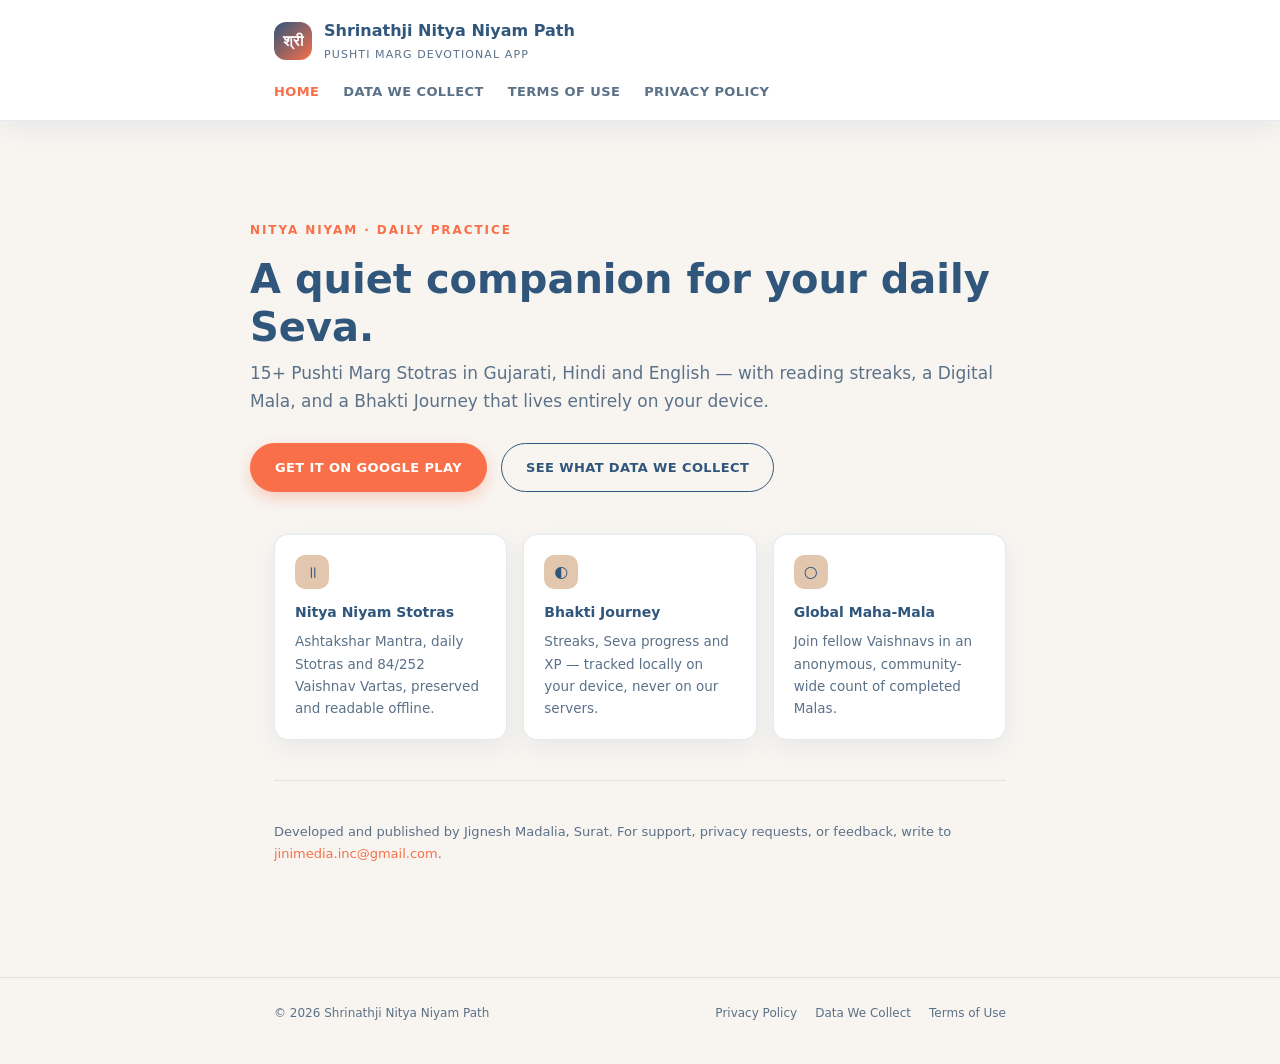
<file: index.html>
<!DOCTYPE html>
<html lang="en">
<head>
<meta charset="UTF-8">
<meta name="viewport" content="width=device-width, initial-scale=1.0">
<title>Shrinathji Nitya Niyam Path</title>
<meta name="description" content="A daily Pushti Marg devotional companion — Nitya Niyam Stotras in Gujarati, Hindi and English, with a personal Bhakti Journey.">
<link rel="stylesheet" href="style.css">
</head>
<body>

<header class="site">
  <div class="wrap">
    <div class="brand">
      <span class="mark">श्री</span>
      <span class="brand-name">Shrinathji Nitya Niyam Path
        <span class="sub">Pushti Marg Devotional App</span>
      </span>
    </div>
    <nav class="site-nav">
      <a href="index.html" class="current">Home</a>
      <a href="data-we-collect.html">Data We Collect</a>
      <a href="terms-of-use.html">Terms of Use</a>
      <a href="privacy-policy.html">Privacy Policy</a>
    </nav>
  </div>
</header>

<main>
  <div class="wrap hero">
    <p class="eyebrow">Nitya Niyam · Daily Practice</p>
    <h1>A quiet companion for your daily Seva.</h1>
    <p class="lede">15+ Pushti Marg Stotras in Gujarati, Hindi and English — with reading streaks, a Digital Mala, and a Bhakti Journey that lives entirely on your device.</p>
    <div class="cta-row">
      <a class="btn filled" href="#">Get it on Google Play</a>
      <a class="btn" href="data-we-collect.html">See what data we collect</a>
    </div>
  </div>

  <div class="wrap">
    <div class="pillars">
      <div class="pillar">
        <span class="glyph">॥</span>
        <h3>Nitya Niyam Stotras</h3>
        <p>Ashtakshar Mantra, daily Stotras and 84/252 Vaishnav Vartas, preserved and readable offline.</p>
      </div>
      <div class="pillar">
        <span class="glyph">◐</span>
        <h3>Bhakti Journey</h3>
        <p>Streaks, Seva progress and XP — tracked locally on your device, never on our servers.</p>
      </div>
      <div class="pillar">
        <span class="glyph">○</span>
        <h3>Global Maha-Mala</h3>
        <p>Join fellow Vaishnavs in an anonymous, community-wide count of completed Malas.</p>
      </div>
    </div>

    <hr class="divider">

    <p class="contact-line">Developed and published by Jignesh Madalia, Surat. For support, privacy requests, or feedback, write to <a href="mailto:jinimedia.inc@gmail.com">jinimedia.inc@gmail.com</a>.</p>
  </div>
</main>

<footer class="site">
  <div class="wrap">
    <span>© 2026 Shrinathji Nitya Niyam Path</span>
    <nav>
      <a href="privacy-policy.html">Privacy Policy</a>
      <a href="data-we-collect.html">Data We Collect</a>
      <a href="terms-of-use.html">Terms of Use</a>
    </nav>
  </div>
</footer>

</body>
</html>
</file>
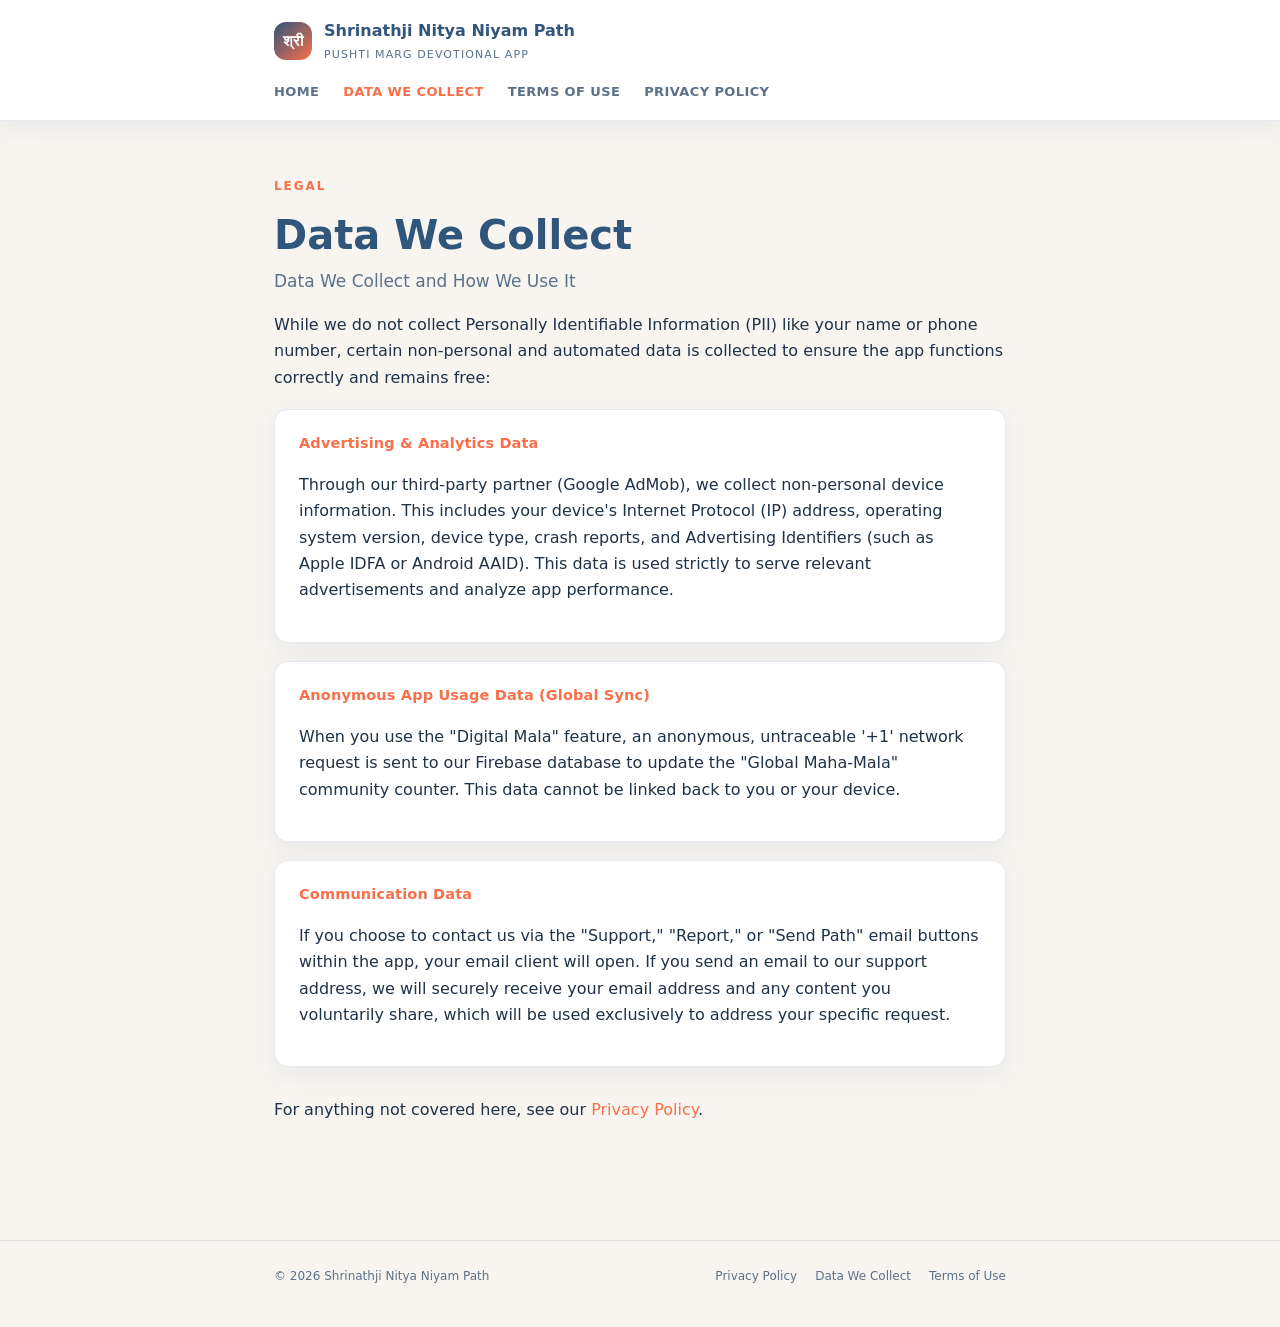
<file: data-we-collect.html>
<!DOCTYPE html>
<html lang="en">
<head>
<meta charset="UTF-8">
<meta name="viewport" content="width=device-width, initial-scale=1.0">
<title>Data We Collect — Shrinathji Nitya Niyam Path</title>
<meta name="description" content="A plain breakdown of the data collected by the Shrinathji Nitya Niyam Path app.">
<link rel="stylesheet" href="style.css">
</head>
<body>

<header class="site">
  <div class="wrap">
    <div class="brand">
      <span class="mark">श्री</span>
      <span class="brand-name">Shrinathji Nitya Niyam Path
        <span class="sub">Pushti Marg Devotional App</span>
      </span>
    </div>
    <nav class="site-nav">
      <a href="index.html">Home</a>
      <a href="data-we-collect.html" class="current">Data We Collect</a>
      <a href="terms-of-use.html">Terms of Use</a>
      <a href="privacy-policy.html">Privacy Policy</a>
    </nav>
  </div>
</header>

<main>
  <div class="wrap">
    <p class="eyebrow">Legal</p>
    <h1>Data We Collect</h1>
    <p class="lede">Data We Collect and How We Use It</p>

    <p>While we do not collect Personally Identifiable Information (PII) like your name or phone number, certain non-personal and automated data is collected to ensure the app functions correctly and remains free:</p>

    <div class="card">
      <h3>Advertising &amp; Analytics Data</h3>
      <p>Through our third-party partner (Google AdMob), we collect non-personal device information. This includes your device's Internet Protocol (IP) address, operating system version, device type, crash reports, and Advertising Identifiers (such as Apple IDFA or Android AAID). This data is used strictly to serve relevant advertisements and analyze app performance.</p>
    </div>

    <div class="card">
      <h3>Anonymous App Usage Data (Global Sync)</h3>
      <p>When you use the "Digital Mala" feature, an anonymous, untraceable '+1' network request is sent to our Firebase database to update the "Global Maha-Mala" community counter. This data cannot be linked back to you or your device.</p>
    </div>

    <div class="card">
      <h3>Communication Data</h3>
      <p>If you choose to contact us via the "Support," "Report," or "Send Path" email buttons within the app, your email client will open. If you send an email to our support address, we will securely receive your email address and any content you voluntarily share, which will be used exclusively to address your specific request.</p>
    </div>

    <p style="margin-top:30px;">For anything not covered here, see our <a href="privacy-policy.html">Privacy Policy</a>.</p>
  </div>
</main>

<footer class="site">
  <div class="wrap">
    <span>© 2026 Shrinathji Nitya Niyam Path</span>
    <nav>
      <a href="privacy-policy.html">Privacy Policy</a>
      <a href="data-we-collect.html">Data We Collect</a>
      <a href="terms-of-use.html">Terms of Use</a>
    </nav>
  </div>
</footer>

</body>
</html>
</file>
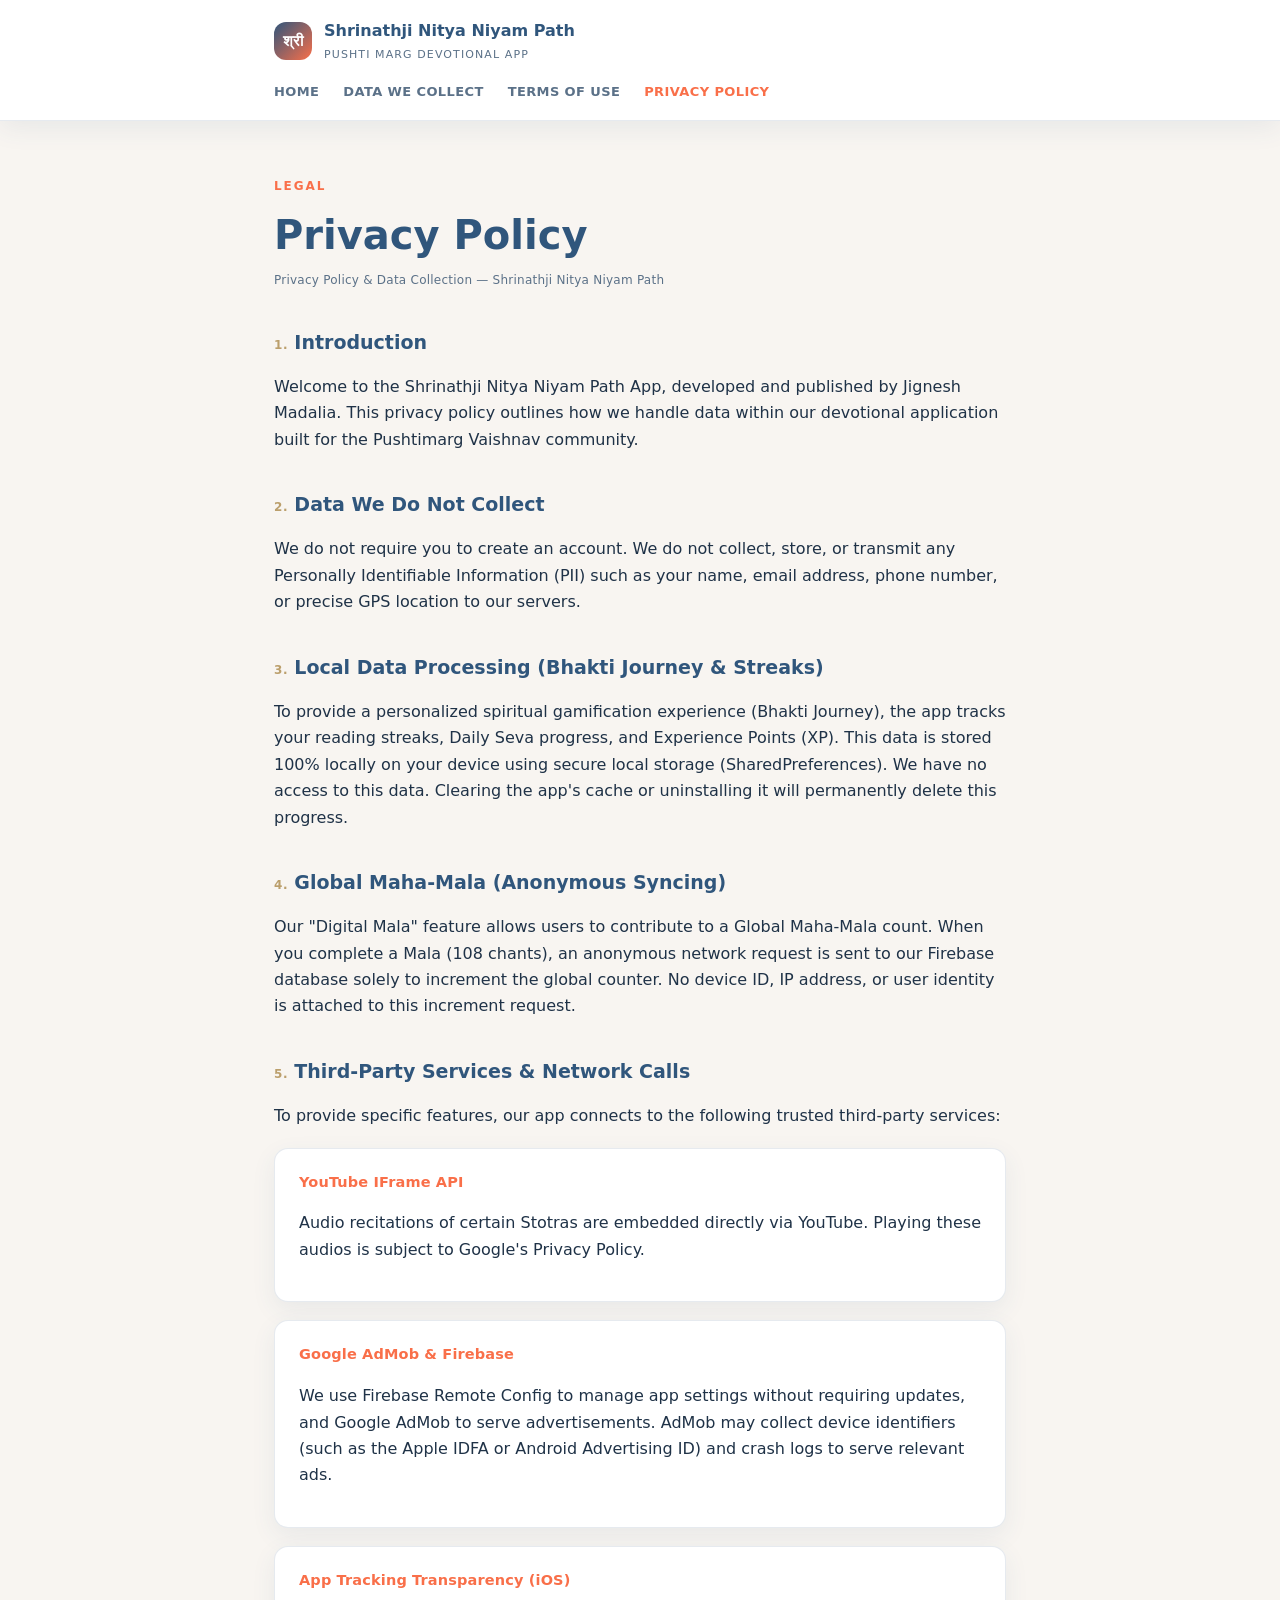
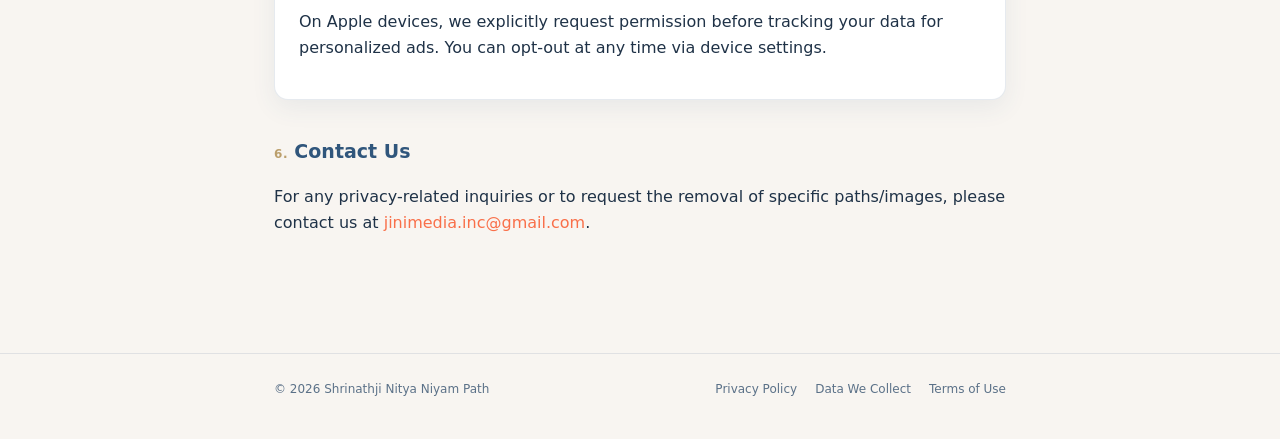
<file: privacy-policy.html>
<!DOCTYPE html>
<html lang="en">
<head>
<meta charset="UTF-8">
<meta name="viewport" content="width=device-width, initial-scale=1.0">
<title>Privacy Policy — Shrinathji Nitya Niyam Path</title>
<meta name="description" content="Privacy Policy for the Shrinathji Nitya Niyam Path app.">
<link rel="stylesheet" href="style.css">
</head>
<body>

<header class="site">
  <div class="wrap">
    <div class="brand">
      <span class="mark">श्री</span>
      <span class="brand-name">Shrinathji Nitya Niyam Path
        <span class="sub">Pushti Marg Devotional App</span>
      </span>
    </div>
    <nav class="site-nav">
      <a href="index.html">Home</a>
      <a href="data-we-collect.html">Data We Collect</a>
      <a href="terms-of-use.html">Terms of Use</a>
      <a href="privacy-policy.html" class="current">Privacy Policy</a>
    </nav>
  </div>
</header>

<main>
  <div class="wrap">
    <p class="eyebrow">Legal</p>
    <h1>Privacy Policy</h1>
    <p class="updated">Privacy Policy &amp; Data Collection — Shrinathji Nitya Niyam Path</p>

    <h2><span class="section-num">1.</span>Introduction</h2>
    <p>Welcome to the Shrinathji Nitya Niyam Path App, developed and published by Jignesh Madalia. This privacy policy outlines how we handle data within our devotional application built for the Pushtimarg Vaishnav community.</p>

    <h2><span class="section-num">2.</span>Data We Do Not Collect</h2>
    <p>We do not require you to create an account. We do not collect, store, or transmit any Personally Identifiable Information (PII) such as your name, email address, phone number, or precise GPS location to our servers.</p>

    <h2><span class="section-num">3.</span>Local Data Processing (Bhakti Journey &amp; Streaks)</h2>
    <p>To provide a personalized spiritual gamification experience (Bhakti Journey), the app tracks your reading streaks, Daily Seva progress, and Experience Points (XP). This data is stored 100% locally on your device using secure local storage (SharedPreferences). We have no access to this data. Clearing the app's cache or uninstalling it will permanently delete this progress.</p>

    <h2><span class="section-num">4.</span>Global Maha-Mala (Anonymous Syncing)</h2>
    <p>Our "Digital Mala" feature allows users to contribute to a Global Maha-Mala count. When you complete a Mala (108 chants), an anonymous network request is sent to our Firebase database solely to increment the global counter. No device ID, IP address, or user identity is attached to this increment request.</p>

    <h2><span class="section-num">5.</span>Third-Party Services &amp; Network Calls</h2>
    <p>To provide specific features, our app connects to the following trusted third-party services:</p>
    <div class="card">
      <h3>YouTube IFrame API</h3>
      <p>Audio recitations of certain Stotras are embedded directly via YouTube. Playing these audios is subject to Google's Privacy Policy.</p>
    </div>
    <div class="card">
      <h3>Google AdMob &amp; Firebase</h3>
      <p>We use Firebase Remote Config to manage app settings without requiring updates, and Google AdMob to serve advertisements. AdMob may collect device identifiers (such as the Apple IDFA or Android Advertising ID) and crash logs to serve relevant ads.</p>
    </div>
    <div class="card">
      <h3>App Tracking Transparency (iOS)</h3>
      <p>On Apple devices, we explicitly request permission before tracking your data for personalized ads. You can opt-out at any time via device settings.</p>
    </div>

    <h2><span class="section-num">6.</span>Contact Us</h2>
    <p>For any privacy-related inquiries or to request the removal of specific paths/images, please contact us at <a href="mailto:jinimedia.inc@gmail.com">jinimedia.inc@gmail.com</a>.</p>
  </div>
</main>

<footer class="site">
  <div class="wrap">
    <span>© 2026 Shrinathji Nitya Niyam Path</span>
    <nav>
      <a href="privacy-policy.html">Privacy Policy</a>
      <a href="data-we-collect.html">Data We Collect</a>
      <a href="terms-of-use.html">Terms of Use</a>
    </nav>
  </div>
</footer>

</body>
</html>
</file>
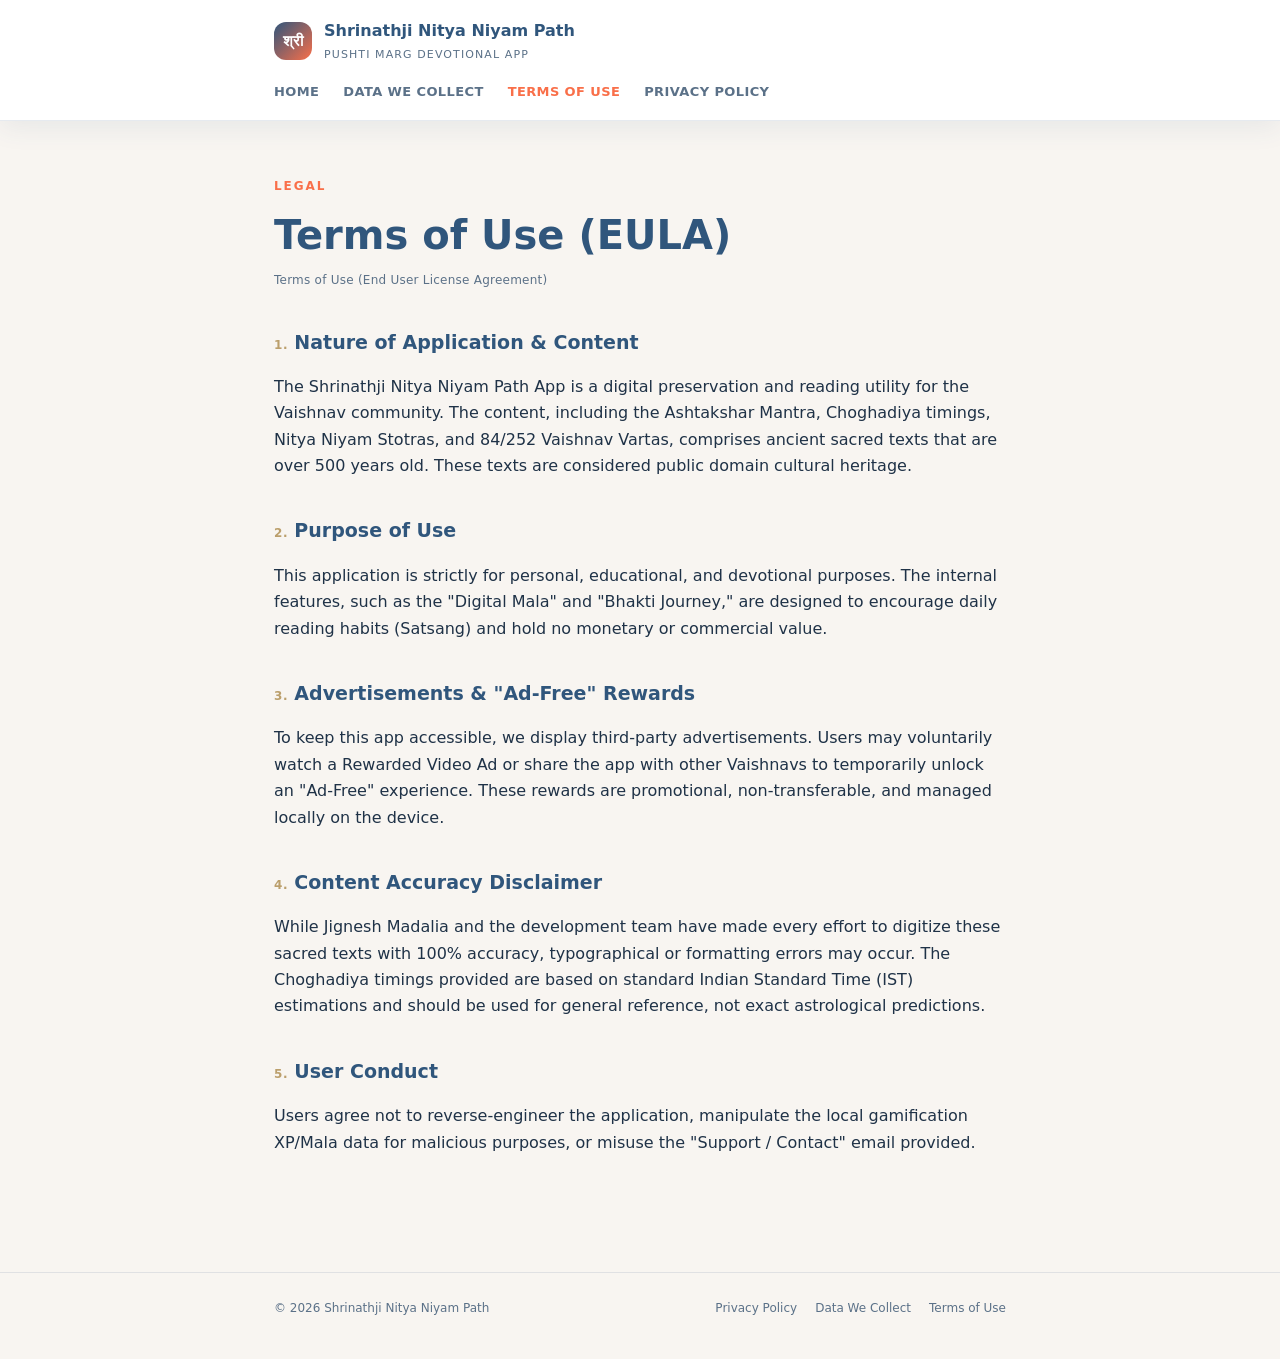
<file: terms-of-use.html>
<!DOCTYPE html>
<html lang="en">
<head>
<meta charset="UTF-8">
<meta name="viewport" content="width=device-width, initial-scale=1.0">
<title>Terms of Use — Shrinathji Nitya Niyam Path</title>
<meta name="description" content="Terms of Use (End User License Agreement) for the Shrinathji Nitya Niyam Path app.">
<link rel="stylesheet" href="style.css">
</head>
<body>

<header class="site">
  <div class="wrap">
    <div class="brand">
      <span class="mark">श्री</span>
      <span class="brand-name">Shrinathji Nitya Niyam Path
        <span class="sub">Pushti Marg Devotional App</span>
      </span>
    </div>
    <nav class="site-nav">
      <a href="index.html">Home</a>
      <a href="data-we-collect.html">Data We Collect</a>
      <a href="terms-of-use.html" class="current">Terms of Use</a>
      <a href="privacy-policy.html">Privacy Policy</a>
    </nav>
  </div>
</header>

<main>
  <div class="wrap">
    <p class="eyebrow">Legal</p>
    <h1>Terms of Use (EULA)</h1>
    <p class="updated">Terms of Use (End User License Agreement)</p>

    <h2><span class="section-num">1.</span>Nature of Application &amp; Content</h2>
    <p>The Shrinathji Nitya Niyam Path App is a digital preservation and reading utility for the Vaishnav community. The content, including the Ashtakshar Mantra, Choghadiya timings, Nitya Niyam Stotras, and 84/252 Vaishnav Vartas, comprises ancient sacred texts that are over 500 years old. These texts are considered public domain cultural heritage.</p>

    <h2><span class="section-num">2.</span>Purpose of Use</h2>
    <p>This application is strictly for personal, educational, and devotional purposes. The internal features, such as the "Digital Mala" and "Bhakti Journey," are designed to encourage daily reading habits (Satsang) and hold no monetary or commercial value.</p>

    <h2><span class="section-num">3.</span>Advertisements &amp; "Ad-Free" Rewards</h2>
    <p>To keep this app accessible, we display third-party advertisements. Users may voluntarily watch a Rewarded Video Ad or share the app with other Vaishnavs to temporarily unlock an "Ad-Free" experience. These rewards are promotional, non-transferable, and managed locally on the device.</p>

    <h2><span class="section-num">4.</span>Content Accuracy Disclaimer</h2>
    <p>While Jignesh Madalia and the development team have made every effort to digitize these sacred texts with 100% accuracy, typographical or formatting errors may occur. The Choghadiya timings provided are based on standard Indian Standard Time (IST) estimations and should be used for general reference, not exact astrological predictions.</p>

    <h2><span class="section-num">5.</span>User Conduct</h2>
    <p>Users agree not to reverse-engineer the application, manipulate the local gamification XP/Mala data for malicious purposes, or misuse the "Support / Contact" email provided.</p>
  </div>
</main>

<footer class="site">
  <div class="wrap">
    <span>© 2026 Shrinathji Nitya Niyam Path</span>
    <nav>
      <a href="privacy-policy.html">Privacy Policy</a>
      <a href="data-we-collect.html">Data We Collect</a>
      <a href="terms-of-use.html">Terms of Use</a>
    </nav>
  </div>
</footer>

</body>
</html>
</file>
<file: style.css>
:root {
  --navy: #30567C;
  --coral: #F96F49;
  --orange: #EC9354;
  --gold: #BB9F6C;
  --beige: #E2C7AE;
  --bg-light: #F8F5F1;
  --card-white: #FFFFFF;
  --ink: #1F3247;
  --ink-dim: #5B7188;
  --line: rgba(48, 86, 124, 0.12);
  --max: 780px;
  --shadow: 0 8px 24px rgba(48, 86, 124, 0.08);
}

* { box-sizing: border-box; }
html { scroll-behavior: smooth; }

body {
  margin: 0;
  background: var(--bg-light);
  color: var(--ink);
  font-family: "Poppins", "Segoe UI", system-ui, sans-serif;
  line-height: 1.65;
  -webkit-font-smoothing: antialiased;
}

a { color: var(--coral); text-decoration: none; }
a:hover, a:focus-visible { text-decoration: underline; }
a:focus-visible, button:focus-visible { outline: 2px solid var(--navy); outline-offset: 3px; }

.wrap { max-width: var(--max); margin: 0 auto; padding: 0 24px; }

header.site {
  background: var(--card-white);
  border-bottom: 1px solid var(--line);
  box-shadow: var(--shadow);
  position: sticky;
  top: 0;
  z-index: 10;
}
header.site .wrap { display: flex; align-items: center; justify-content: space-between; padding: 18px 24px; gap: 16px; flex-wrap: wrap; }
.brand { display: flex; align-items: center; gap: 12px; }
.brand .mark {
  width: 38px; height: 38px; border-radius: 12px;
  background: linear-gradient(135deg, var(--navy), var(--coral));
  display: flex; align-items: center; justify-content: center;
  font-size: 15px; color: #fff; font-weight: 600;
  flex: none;
}
.brand-name { font-size: 16px; font-weight: 600; color: var(--navy); }
.brand-name .sub { display: block; font-size: 11px; letter-spacing: 0.1em; text-transform: uppercase; color: var(--ink-dim); font-weight: 500; margin-top: 2px; }

nav.site-nav { display: flex; gap: 24px; font-size: 13px; letter-spacing: 0.03em; text-transform: uppercase; font-weight: 600; }
nav.site-nav a { color: var(--ink-dim); }
nav.site-nav a.current { color: var(--coral); }
nav.site-nav a:hover { color: var(--coral); text-decoration: none; }

main { padding: 56px 0 40px; }

.eyebrow { font-size: 12px; letter-spacing: 0.16em; text-transform: uppercase; color: var(--coral); font-weight: 700; margin: 0 0 14px; }

h1 { font-size: clamp(28px, 4vw, 40px); margin: 0 0 8px; color: var(--navy); font-weight: 700; line-height: 1.2; }
h2 { font-size: 19px; color: var(--navy); margin: 36px 0 12px; font-weight: 700; }
p.lede { color: var(--ink-dim); font-size: 17px; margin-top: 0; }
p { color: var(--ink); }
p + p { margin-top: 14px; }

.updated { font-size: 12px; color: var(--ink-dim); letter-spacing: 0.02em; }

.card {
  background: var(--card-white);
  border: 1px solid var(--line);
  border-radius: 14px;
  padding: 22px 24px;
  margin: 18px 0;
  box-shadow: var(--shadow);
}
.card h3 { margin: 0 0 8px; font-size: 14.5px; color: var(--coral); font-weight: 700; letter-spacing: 0.01em; }

ul.plain { padding-left: 20px; margin: 12px 0; }
ul.plain li + li { margin-top: 10px; }

.section-num { font-size: 12px; color: var(--gold); font-weight: 700; letter-spacing: 0.06em; margin-right: 6px; }

.hero { padding: 44px 0 8px; }

.pillars { display: grid; gap: 16px; grid-template-columns: repeat(3, 1fr); margin: 34px 0; }
@media (max-width: 640px) { .pillars { grid-template-columns: 1fr; } }
.pillar {
  background: var(--card-white);
  border: 1px solid var(--line);
  border-radius: 14px;
  padding: 20px;
  box-shadow: var(--shadow);
}
.pillar .glyph {
  width: 34px; height: 34px; border-radius: 10px;
  background: var(--beige);
  color: var(--navy);
  display: flex; align-items: center; justify-content: center;
  font-size: 16px; margin-bottom: 12px;
}
.pillar h3 { margin: 0 0 6px; font-size: 14px; color: var(--navy); font-weight: 700; }
.pillar p { font-size: 13.5px; color: var(--ink-dim); margin: 0; }

.divider { height: 1px; background: var(--line); margin: 40px 0; border: none; }

.cta-row { display: flex; gap: 14px; flex-wrap: wrap; margin-top: 28px; }
.btn {
  font-size: 13px;
  font-weight: 700;
  letter-spacing: 0.03em;
  text-transform: uppercase;
  padding: 13px 24px;
  border-radius: 999px;
  border: 1.5px solid var(--navy);
  color: var(--navy);
  display: inline-block;
}
.btn.filled { background: var(--coral); border-color: var(--coral); color: #fff; box-shadow: 0 6px 16px rgba(249, 111, 73, 0.3); }
.btn:hover { background: rgba(48, 86, 124, 0.06); text-decoration: none; }
.btn.filled:hover { background: #e85f3a; }

footer.site {
  border-top: 1px solid var(--line);
  margin-top: 60px;
  padding: 26px 0 40px;
}
footer.site .wrap { display: flex; justify-content: space-between; flex-wrap: wrap; gap: 12px; font-size: 12px; color: var(--ink-dim); }
footer.site a { color: var(--ink-dim); }
footer.site nav { display: flex; gap: 18px; }

.contact-line { font-size: 13px; color: var(--ink-dim); }
</file>
